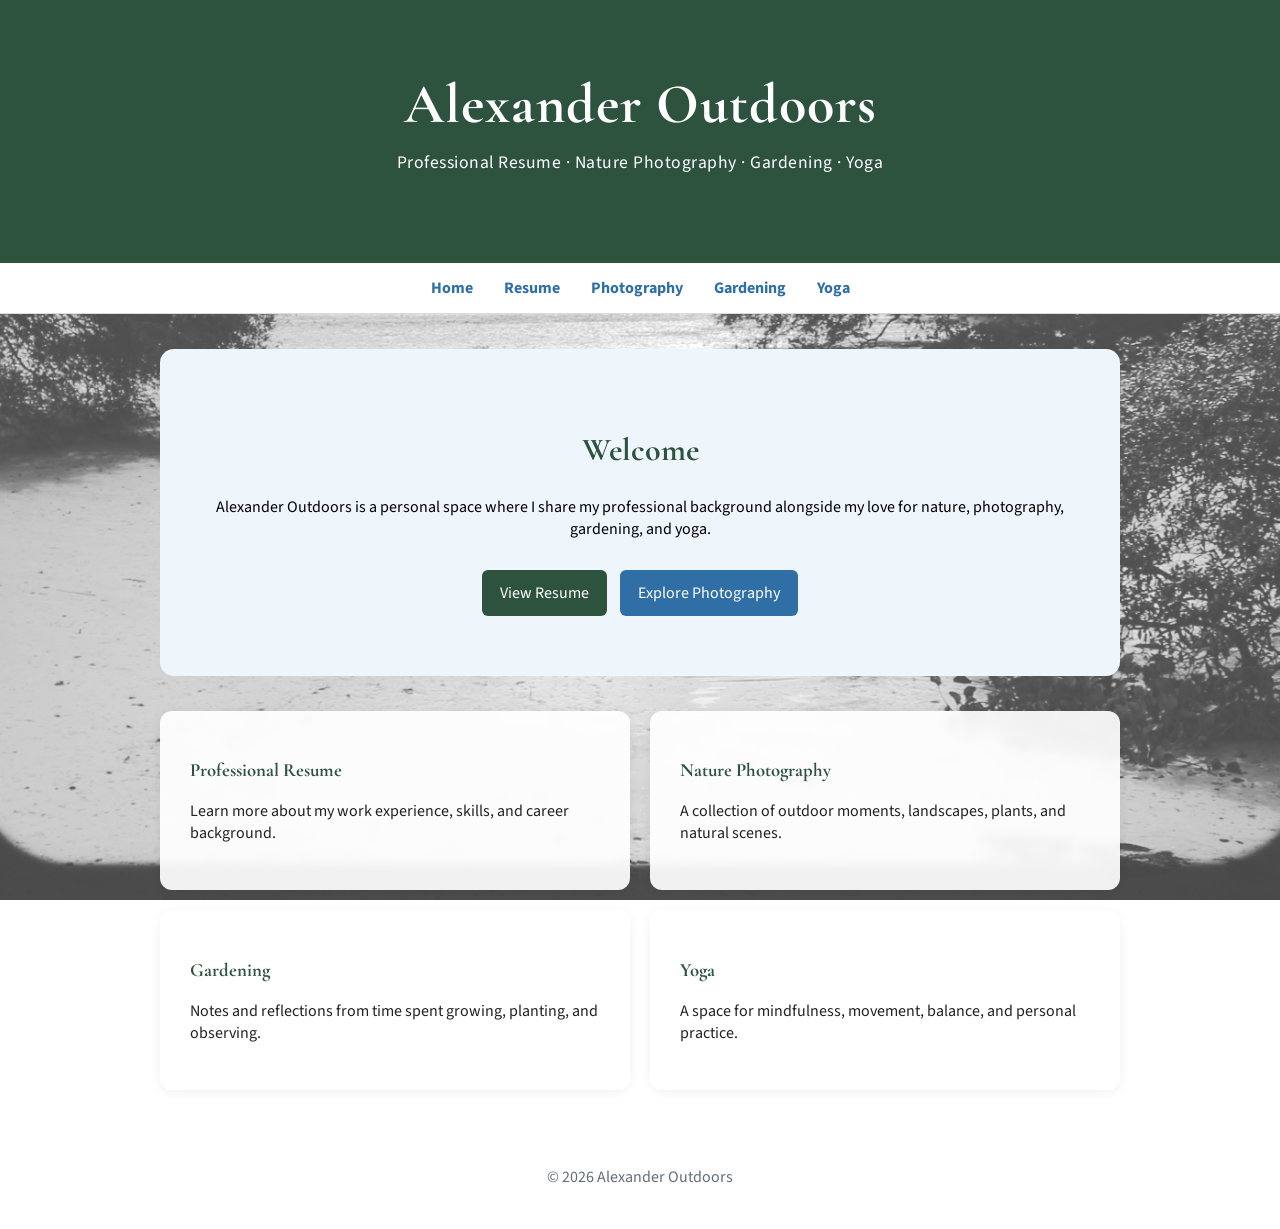
<file: index.html>
<!DOCTYPE html>
<html lang="en">
<head>
  <meta charset="UTF-8" />
  <meta name="viewport" content="width=device-width, initial-scale=1.0" />

  <link rel="preconnect" href="https://fonts.googleapis.com">
  <link rel="preconnect" href="https://fonts.gstatic.com" crossorigin>

  <link href="https://fonts.googleapis.com/css2?family=Cormorant+Garamond:wght@500;600;700&family=Source+Sans+3:wght@300;400;600&display=swap" rel="stylesheet">

  <title>Alexander Outdoors | Home</title>

  <link rel="stylesheet" href="styles.css" />
</head>
<body>

<header class="site-header">
  <h1>Alexander Outdoors</h1>
  <p>Professional Resume · Nature Photography · Gardening · Yoga</p>
</header>

<nav class="nav">
  <a href="index.html">Home</a>
  <a href="resume.html">Resume</a>
  <a href="photography.html">Photography</a>
  <a href="gardening.html">Gardening</a>
  <a href="yoga.html">Yoga</a>
</nav>

<main>
  <section class="hero">
    <h2>Welcome</h2>
    <p>
      Alexander Outdoors is a personal space where I share my professional background
      alongside my love for nature, photography, gardening, and yoga.
    </p>
    <div class="button-row">
      <a class="button" href="resume.html">View Resume</a>
      <a class="button secondary" href="photography.html">Explore Photography</a>
    </div>
  </section>

  <section class="cards">
    <a class="card" href="resume.html">
      <h3>Professional Resume</h3>
      <p>Learn more about my work experience, skills, and career background.</p>
    </a>

    <a class="card" href="photography.html">
      <h3>Nature Photography</h3>
      <p>A collection of outdoor moments, landscapes, plants, and natural scenes.</p>
    </a>

    <a class="card" href="gardening.html">
      <h3>Gardening</h3>
      <p>Notes and reflections from time spent growing, planting, and observing.</p>
    </a>

    <a class="card" href="yoga.html">
      <h3>Yoga</h3>
      <p>A space for mindfulness, movement, balance, and personal practice.</p>
    </a>
  </section>
</main>

<footer>
  <p>© 2026 Alexander Outdoors</p>
</footer>

</body>
</html>
</file>
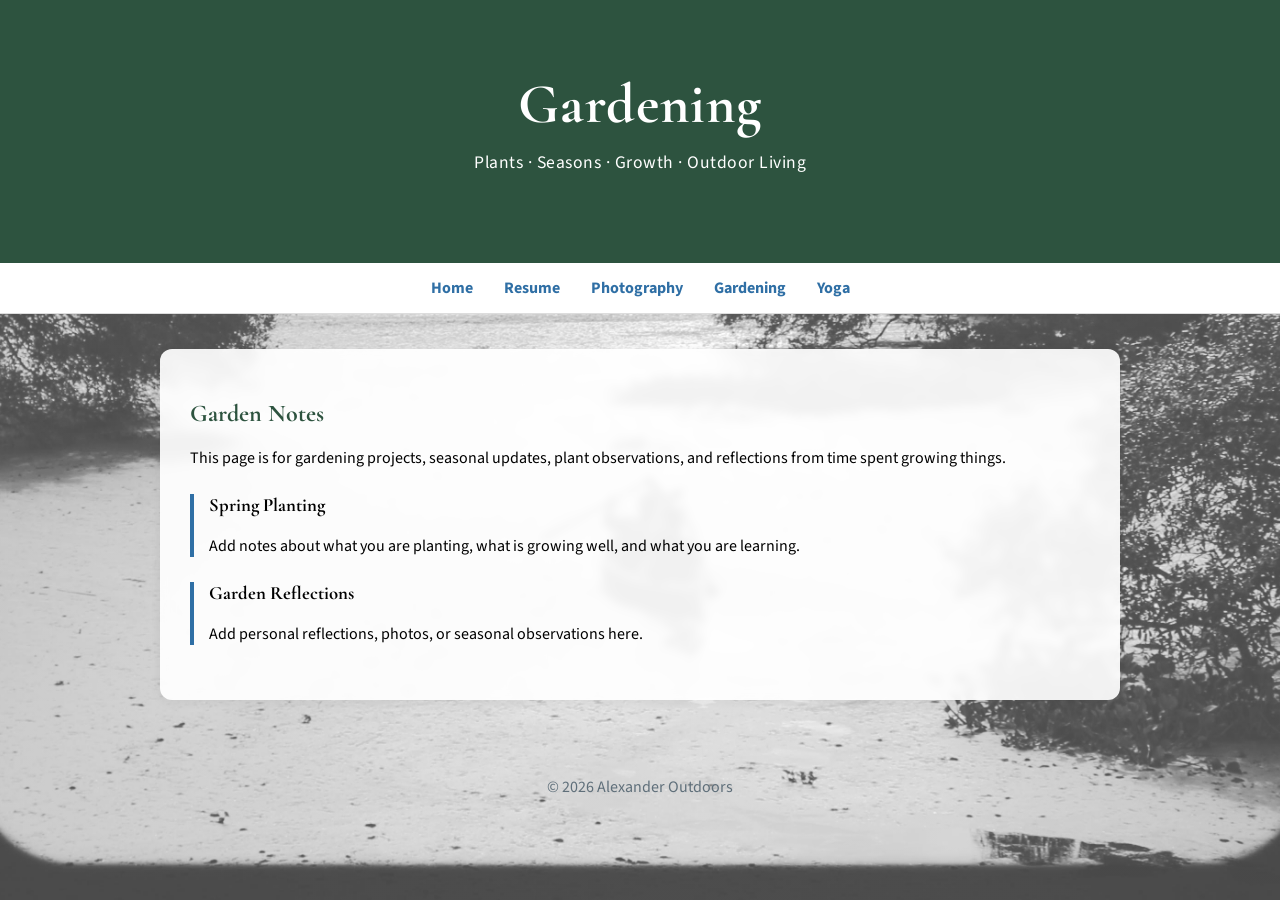
<file: gardening.html>
<!DOCTYPE html>
<html lang="en">
<head>
  <meta charset="UTF-8" />
  <meta name="viewport" content="width=device-width, initial-scale=1.0" />
  
  <link rel="preconnect" href="https://fonts.googleapis.com">
  <link rel="preconnect" href="https://fonts.gstatic.com" crossorigin>
  
  <link href="https://fonts.googleapis.com/css2?family=Cormorant+Garamond:wght@500;600&family=Source+Sans+3:wght@300;400;600&display=swap" rel="stylesheet">
  
  <title>Gardening | Alexander Outdoors</title>
  <link rel="stylesheet" href="styles.css" />
</head>
<body>

<header class="site-header">
  <h1>Gardening</h1>
  <p>Plants · Seasons · Growth · Outdoor Living</p>
</header>

<nav class="nav">
  <a href="index.html">Home</a>
  <a href="resume.html">Resume</a>
  <a href="photography.html">Photography</a>
  <a href="gardening.html">Gardening</a>
  <a href="yoga.html">Yoga</a>
</nav>

<main>
  <section class="content">
    <h2>Garden Notes</h2>
    <p>
      This page is for gardening projects, seasonal updates, plant observations,
      and reflections from time spent growing things.
    </p>

    <div class="journal-entry">
      <h3>Spring Planting</h3>
      <p>Add notes about what you are planting, what is growing well, and what you are learning.</p>
    </div>

    <div class="journal-entry">
      <h3>Garden Reflections</h3>
      <p>Add personal reflections, photos, or seasonal observations here.</p>
    </div>
  </section>
</main>

<footer>
  <p>© 2026 Alexander Outdoors</p>
</footer>

</body>
</html>
</file>
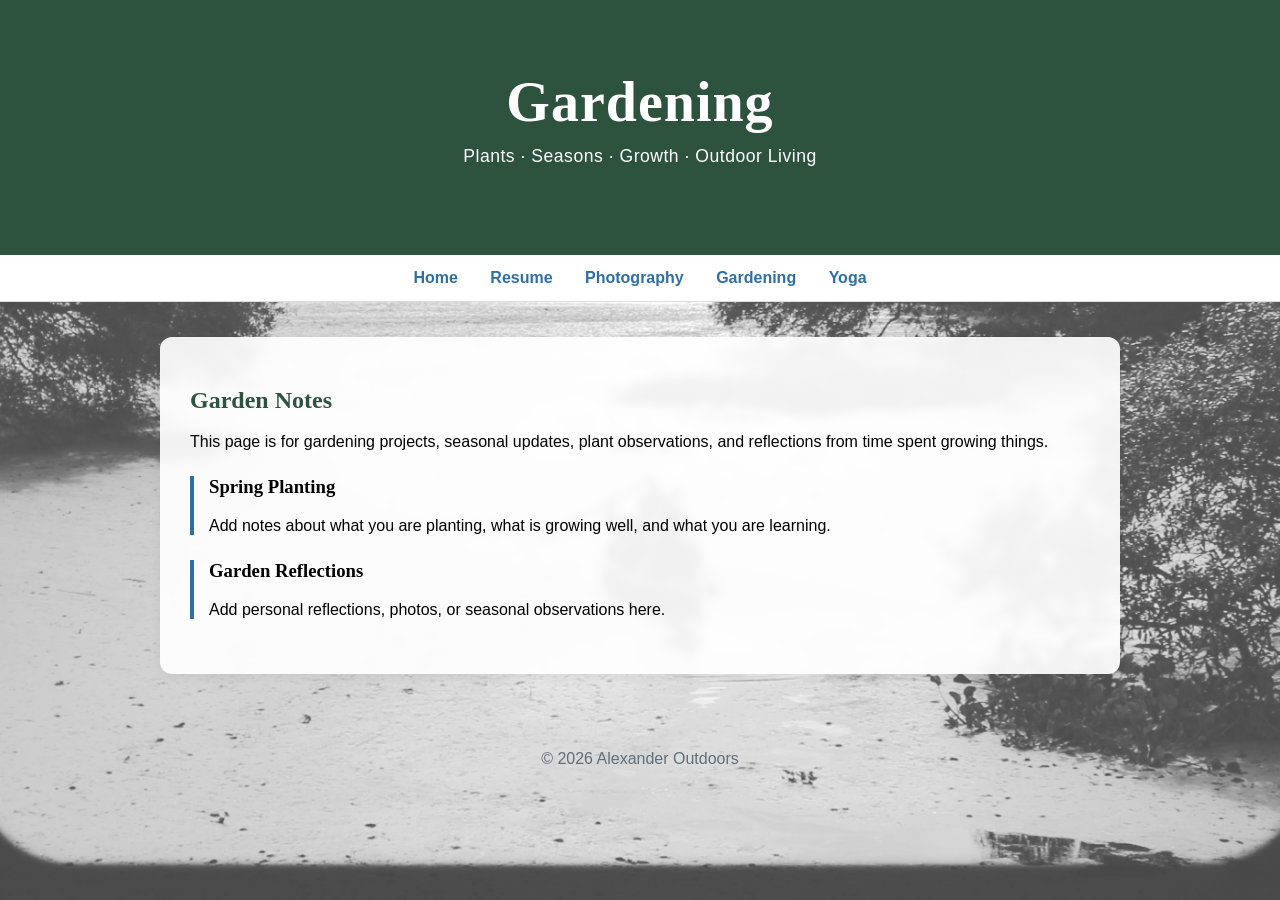
<file: gradening.html>
<!DOCTYPE html>
<html lang="en">
<head>
  <meta charset="UTF-8" />
  <meta name="viewport" content="width=device-width, initial-scale=1.0" />
  <title>Gardening | Alexander Outdoors</title>
  <link rel="stylesheet" href="styles.css" />
</head>
<body>

<header class="site-header">
  <h1>Gardening</h1>
  <p>Plants · Seasons · Growth · Outdoor Living</p>
</header>

<nav class="nav">
  <a href="index.html">Home</a>
  <a href="resume.html">Resume</a>
  <a href="photography.html">Photography</a>
  <a href="gardening.html">Gardening</a>
  <a href="yoga.html">Yoga</a>
</nav>

<main>
  <section class="content">
    <h2>Garden Notes</h2>
    <p>
      This page is for gardening projects, seasonal updates, plant observations,
      and reflections from time spent growing things.
    </p>

    <div class="journal-entry">
      <h3>Spring Planting</h3>
      <p>Add notes about what you are planting, what is growing well, and what you are learning.</p>
    </div>

    <div class="journal-entry">
      <h3>Garden Reflections</h3>
      <p>Add personal reflections, photos, or seasonal observations here.</p>
    </div>
  </section>
</main>

<footer>
  <p>© 2026 Alexander Outdoors</p>
</footer>

</body>
</html>
</file>
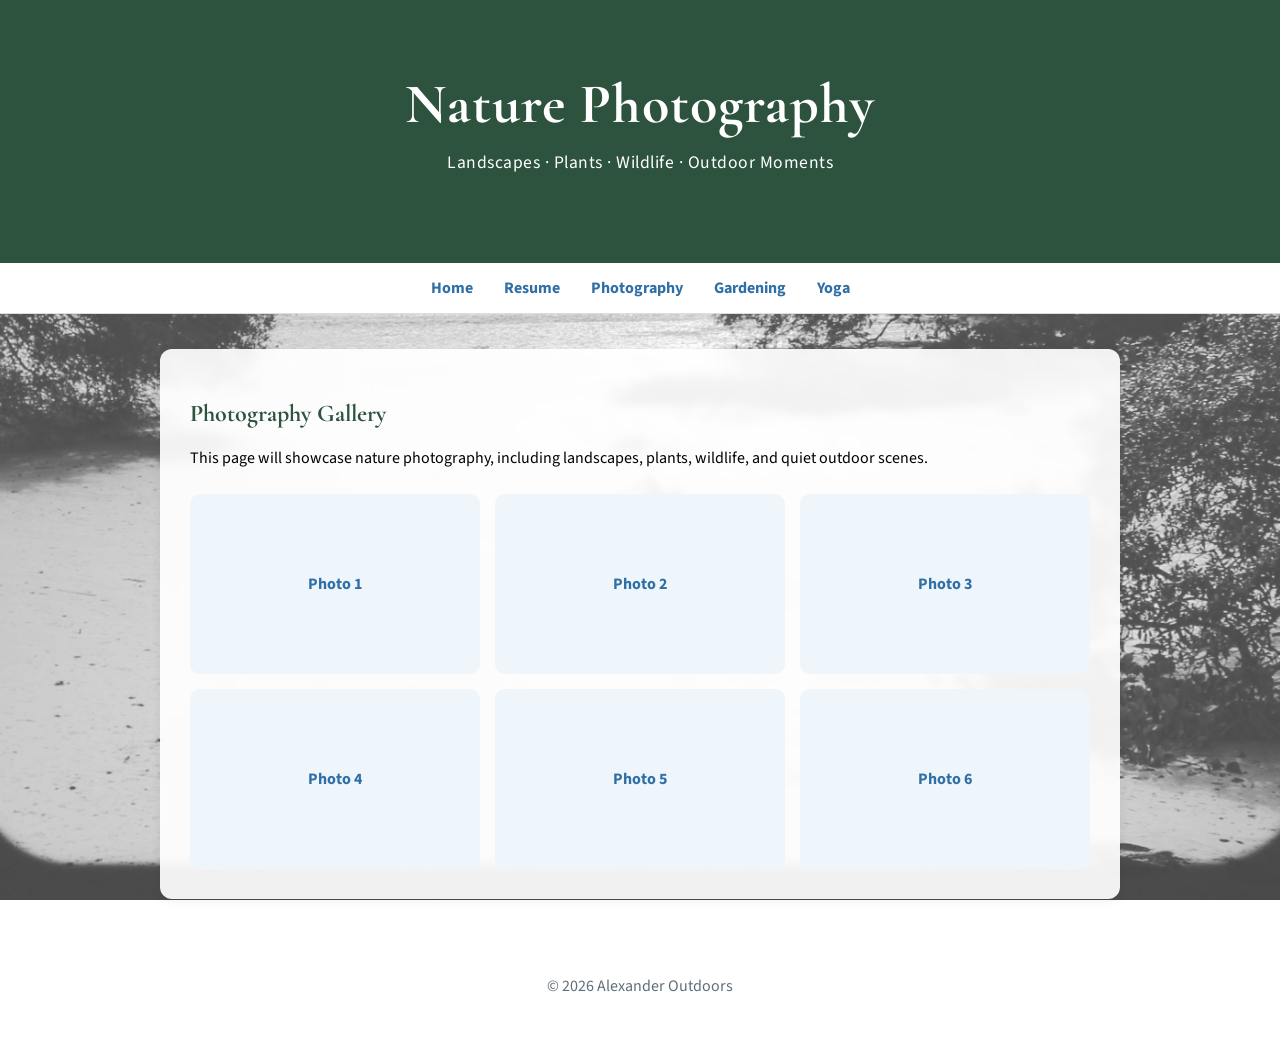
<file: photography.html>
<!DOCTYPE html>
<html lang="en">
<head>
  <meta charset="UTF-8" />
  <meta name="viewport" content="width=device-width, initial-scale=1.0" />

  <link rel="preconnect" href="https://fonts.googleapis.com">
  <link rel="preconnect" href="https://fonts.gstatic.com" crossorigin>
  
  <link href="https://fonts.googleapis.com/css2?family=Cormorant+Garamond:wght@500;600&family=Source+Sans+3:wght@300;400;600&display=swap" rel="stylesheet">
  
  <title>Photography | Alexander Outdoors</title>
  <link rel="stylesheet" href="styles.css" />
</head>
<body>

<header class="site-header">
  <h1>Nature Photography</h1>
  <p>Landscapes · Plants · Wildlife · Outdoor Moments</p>
</header>

<nav class="nav">
  <a href="index.html">Home</a>
  <a href="resume.html">Resume</a>
  <a href="photography.html">Photography</a>
  <a href="gardening.html">Gardening</a>
  <a href="yoga.html">Yoga</a>
</nav>

<main>
  <section class="content">
    <h2>Photography Gallery</h2>
    <p>
      This page will showcase nature photography, including landscapes, plants,
      wildlife, and quiet outdoor scenes.
    </p>

    <div class="gallery">
      <div class="photo-placeholder">Photo 1</div>
      <div class="photo-placeholder">Photo 2</div>
      <div class="photo-placeholder">Photo 3</div>
      <div class="photo-placeholder">Photo 4</div>
      <div class="photo-placeholder">Photo 5</div>
      <div class="photo-placeholder">Photo 6</div>
    </div>
  </section>
</main>

<footer>
  <p>© 2026 Alexander Outdoors</p>
</footer>

</body>
</html>
</file>
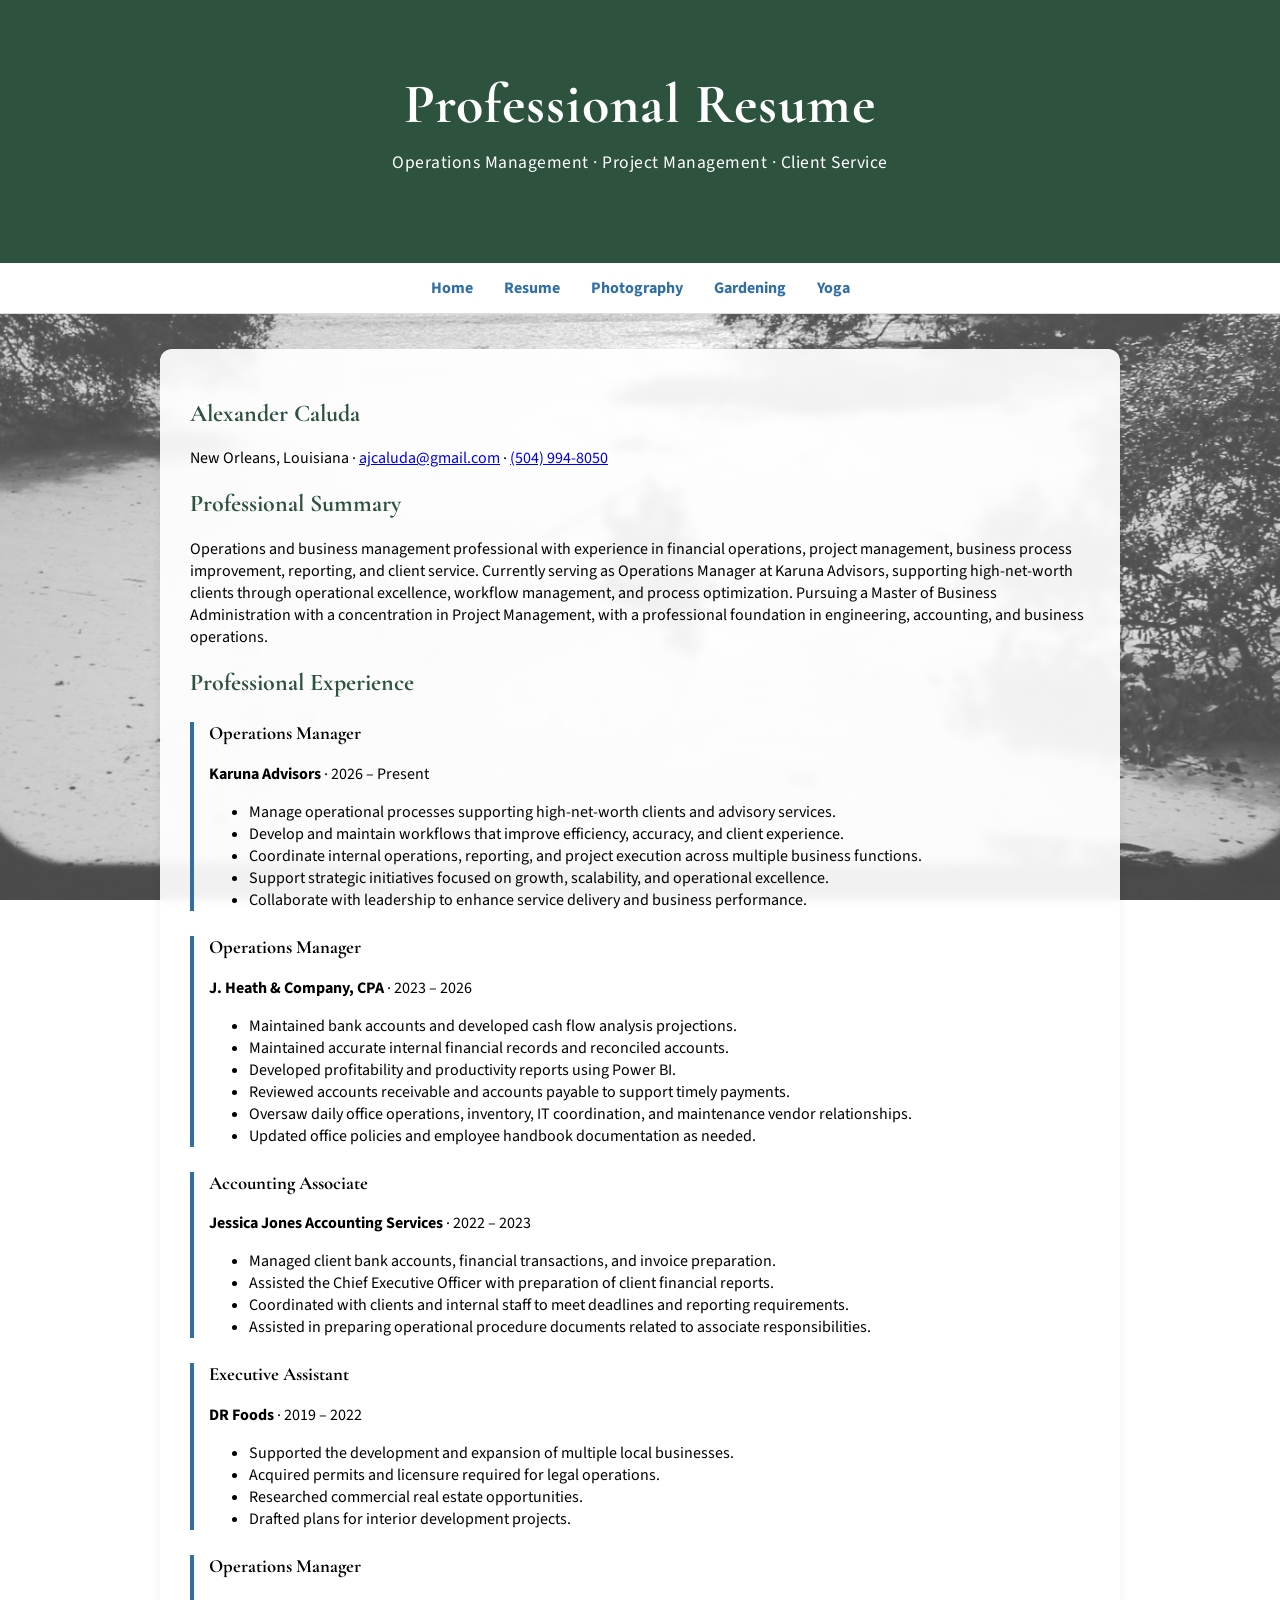
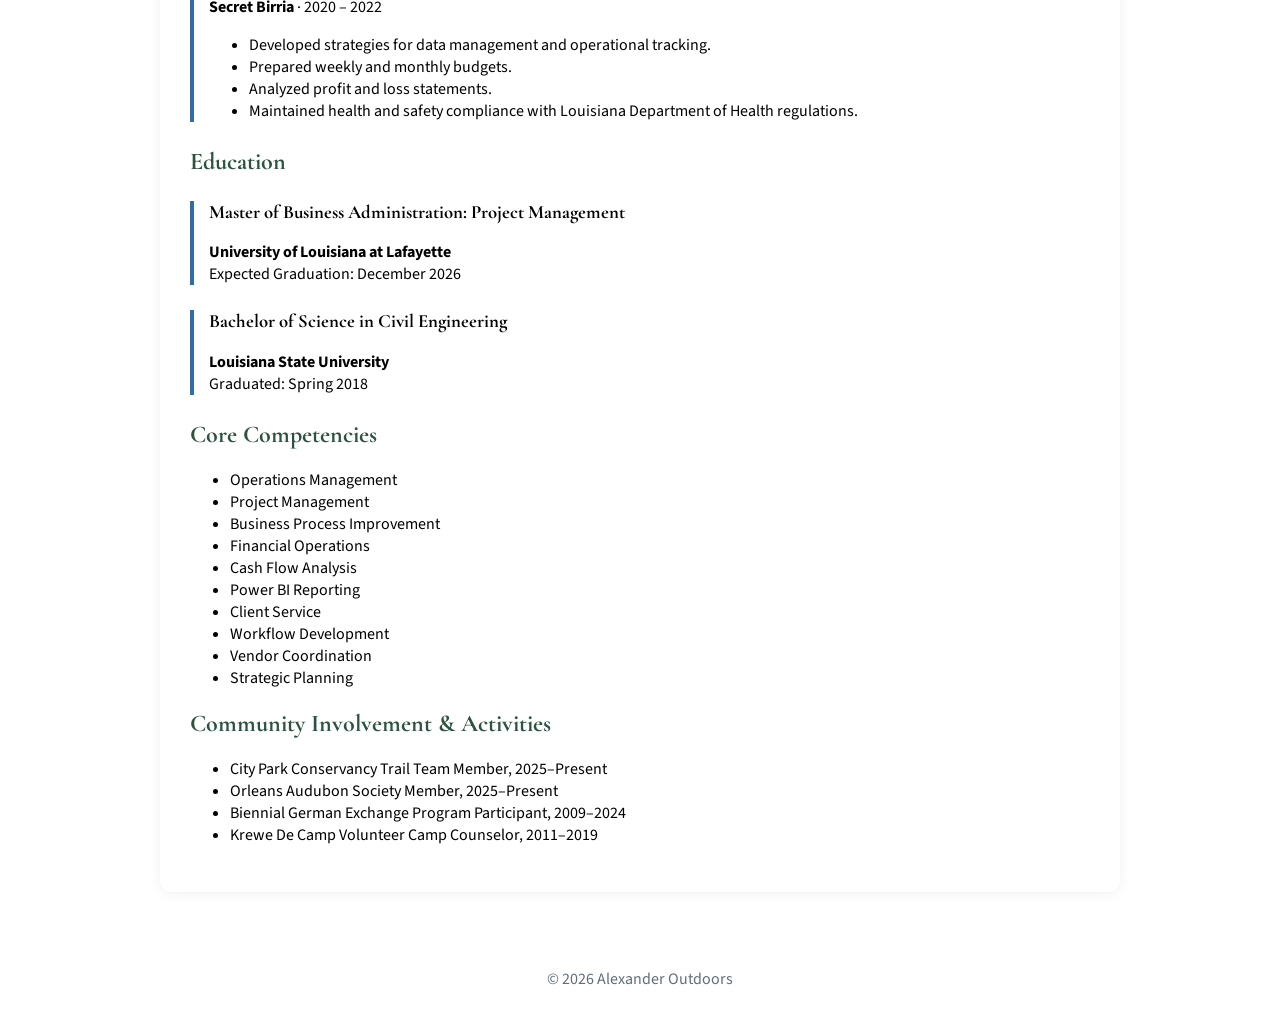
<file: resume.html>
<!DOCTYPE html>
<html lang="en">
<head>
  <meta charset="UTF-8" />
  <meta name="viewport" content="width=device-width, initial-scale=1.0" />

  <link rel="preconnect" href="https://fonts.googleapis.com">
  <link rel="preconnect" href="https://fonts.gstatic.com" crossorigin>
  <link href="https://fonts.googleapis.com/css2?family=Cormorant+Garamond:wght@500;600;700&family=Source+Sans+3:wght@300;400;600&display=swap" rel="stylesheet">

  <title>Resume | Alexander Outdoors</title>
  <link rel="stylesheet" href="styles.css" />
</head>

<body>

<header class="site-header">
  <h1>Professional Resume</h1>
  <p>Operations Management · Project Management · Client Service</p>
</header>

<nav class="nav">
  <a href="index.html">Home</a>
  <a href="resume.html">Resume</a>
  <a href="photography.html">Photography</a>
  <a href="gardening.html">Gardening</a>
  <a href="yoga.html">Yoga</a>
</nav>

<main>
  <section class="content">

    <h2>Alexander Caluda</h2>

    <p>
      New Orleans, Louisiana ·
      <a href="mailto:ajcaluda@gmail.com">ajcaluda@gmail.com</a> ·
      <a href="tel:15049948050">(504) 994-8050</a>
    </p>

    <h2>Professional Summary</h2>

    <p>
      Operations and business management professional with experience in financial
      operations, project management, business process improvement, reporting, and
      client service. Currently serving as Operations Manager at Karuna Advisors,
      supporting high-net-worth clients through operational excellence, workflow
      management, and process optimization. Pursuing a Master of Business
      Administration with a concentration in Project Management, with a professional
      foundation in engineering, accounting, and business operations.
    </p>

    <h2>Professional Experience</h2>

    <div class="resume-item">
      <h3>Operations Manager</h3>
      <p><strong>Karuna Advisors</strong> · 2026 – Present</p>
      <ul>
        <li>Manage operational processes supporting high-net-worth clients and advisory services.</li>
        <li>Develop and maintain workflows that improve efficiency, accuracy, and client experience.</li>
        <li>Coordinate internal operations, reporting, and project execution across multiple business functions.</li>
        <li>Support strategic initiatives focused on growth, scalability, and operational excellence.</li>
        <li>Collaborate with leadership to enhance service delivery and business performance.</li>
      </ul>
    </div>

    <div class="resume-item">
      <h3>Operations Manager</h3>
      <p><strong>J. Heath &amp; Company, CPA</strong> · 2023 – 2026</p>
      <ul>
        <li>Maintained bank accounts and developed cash flow analysis projections.</li>
        <li>Maintained accurate internal financial records and reconciled accounts.</li>
        <li>Developed profitability and productivity reports using Power BI.</li>
        <li>Reviewed accounts receivable and accounts payable to support timely payments.</li>
        <li>Oversaw daily office operations, inventory, IT coordination, and maintenance vendor relationships.</li>
        <li>Updated office policies and employee handbook documentation as needed.</li>
      </ul>
    </div>

    <div class="resume-item">
      <h3>Accounting Associate</h3>
      <p><strong>Jessica Jones Accounting Services</strong> · 2022 – 2023</p>
      <ul>
        <li>Managed client bank accounts, financial transactions, and invoice preparation.</li>
        <li>Assisted the Chief Executive Officer with preparation of client financial reports.</li>
        <li>Coordinated with clients and internal staff to meet deadlines and reporting requirements.</li>
        <li>Assisted in preparing operational procedure documents related to associate responsibilities.</li>
      </ul>
    </div>

    <div class="resume-item">
      <h3>Executive Assistant</h3>
      <p><strong>DR Foods</strong> · 2019 – 2022</p>
      <ul>
        <li>Supported the development and expansion of multiple local businesses.</li>
        <li>Acquired permits and licensure required for legal operations.</li>
        <li>Researched commercial real estate opportunities.</li>
        <li>Drafted plans for interior development projects.</li>
      </ul>
    </div>

    <div class="resume-item">
      <h3>Operations Manager</h3>
      <p><strong>Secret Birria</strong> · 2020 – 2022</p>
      <ul>
        <li>Developed strategies for data management and operational tracking.</li>
        <li>Prepared weekly and monthly budgets.</li>
        <li>Analyzed profit and loss statements.</li>
        <li>Maintained health and safety compliance with Louisiana Department of Health regulations.</li>
      </ul>
    </div>

    <h2>Education</h2>

    <div class="resume-item">
      <h3>Master of Business Administration: Project Management</h3>
      <p>
        <strong>University of Louisiana at Lafayette</strong><br>
        Expected Graduation: December 2026
      </p>
    </div>

    <div class="resume-item">
      <h3>Bachelor of Science in Civil Engineering</h3>
      <p>
        <strong>Louisiana State University</strong><br>
        Graduated: Spring 2018
      </p>
    </div>

    <h2>Core Competencies</h2>

    <ul class="skills-list">
      <li>Operations Management</li>
      <li>Project Management</li>
      <li>Business Process Improvement</li>
      <li>Financial Operations</li>
      <li>Cash Flow Analysis</li>
      <li>Power BI Reporting</li>
      <li>Client Service</li>
      <li>Workflow Development</li>
      <li>Vendor Coordination</li>
      <li>Strategic Planning</li>
    </ul>

    <h2>Community Involvement &amp; Activities</h2>

    <ul>
      <li>City Park Conservancy Trail Team Member, 2025–Present</li>
      <li>Orleans Audubon Society Member, 2025–Present</li>
      <li>Biennial German Exchange Program Participant, 2009–2024</li>
      <li>Krewe De Camp Volunteer Camp Counselor, 2011–2019</li>
    </ul>

  </section>
</main>

<footer>
  <p>© 2026 Alexander Outdoors</p>
</footer>

</body>
</html>
</file>
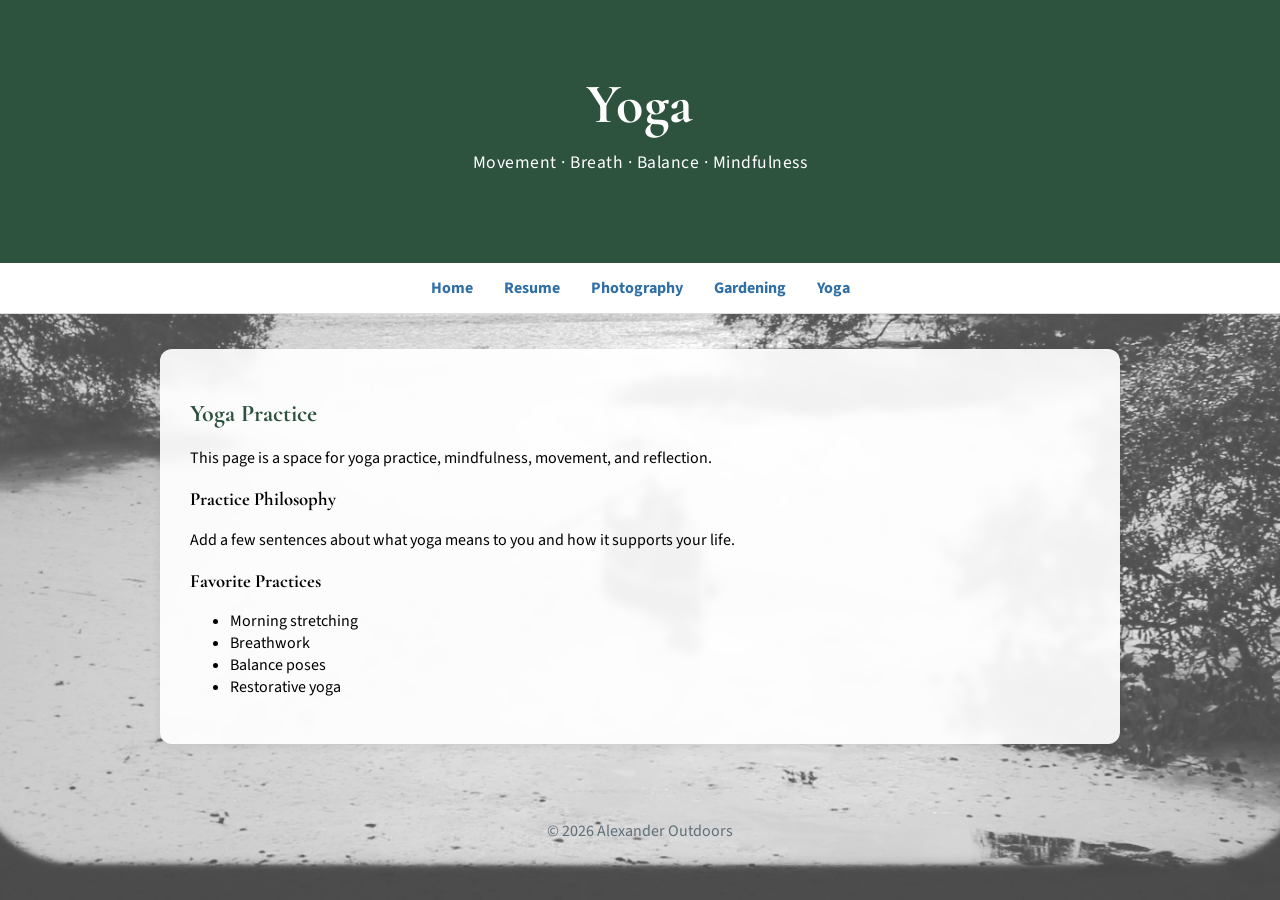
<file: yoga.html>
<!DOCTYPE html>
<html lang="en">
<head>
  <meta charset="UTF-8" />
  <meta name="viewport" content="width=device-width, initial-scale=1.0" />
  <link rel="preconnect" href="https://fonts.googleapis.com">
  <link rel="preconnect" href="https://fonts.gstatic.com" crossorigin>
  <link href="https://fonts.googleapis.com/css2?family=Cormorant+Garamond:wght@500;600&family=Source+Sans+3:wght@300;400;600&display=swap" rel="stylesheet">
  <title>Yoga | Alexander Outdoors</title>
  <link rel="stylesheet" href="styles.css" />
</head>
<body>

<header class="site-header">
  <h1>Yoga</h1>
  <p>Movement · Breath · Balance · Mindfulness</p>
</header>

<nav class="nav">
  <a href="index.html">Home</a>
  <a href="resume.html">Resume</a>
  <a href="photography.html">Photography</a>
  <a href="gardening.html">Gardening</a>
  <a href="yoga.html">Yoga</a>
</nav>

<main>
  <section class="content">
    <h2>Yoga Practice</h2>
    <p>
      This page is a space for yoga practice, mindfulness, movement, and reflection.
    </p>

    <h3>Practice Philosophy</h3>
    <p>
      Add a few sentences about what yoga means to you and how it supports your life.
    </p>

    <h3>Favorite Practices</h3>
    <ul>
      <li>Morning stretching</li>
      <li>Breathwork</li>
      <li>Balance poses</li>
      <li>Restorative yoga</li>
    </ul>
  </section>
</main>

<footer>
  <p>© 2026 Alexander Outdoors</p>
</footer>

</body>
</html>
</file>
<file: styles.css>
* {
  box-sizing: border-box;
}

body {
  margin: 0;
  font-family: 'Source Sans 3', sans-serif;

  background:
    linear-gradient(
      rgba(255,255,255,0.20),
      rgba(255,255,255,0.20)
    ),
    url('row in the river.jpg');

  background-size: cover;
  background-attachment: fixed;
  background-position: center;
}

h1,
h2,
h3 {
  font-family: 'Cormorant Garamond', serif;
}

/* HEADER */

.site-header {
  background: #2d533f;
  color: white;
  text-align: center;
  padding: 70px 20px;
}

.site-header h1 {
  margin: 0;
  font-size: 3.5rem;
  letter-spacing: 1px;
  font-family: 'Cormorant Garamond', serif;
}

.site-header p {
  margin-top: 12px;
  font-size: 1.1rem;
  letter-spacing: 0.5px;
}

/* NAVIGATION */

.nav {
  background: white;
  text-align: center;
  padding: 14px;
  border-bottom: 1px solid #ddd;
  position: sticky;
  top: 0;
  z-index: 10;
}

.nav a {
  color: #2f6fa5;
  text-decoration: none;
  font-weight: bold;
  margin: 0 14px;
}

.nav a:hover {
  color: #184E8E;
  text-decoration: underline;
}

/* PAGE LAYOUT */

main {
  max-width: 1000px;
  margin: 0 auto;
  padding: 35px 20px;
}

/* HERO SECTION */

.hero {
  background: #eef5fb;
  text-align: center;
  padding: 55px 30px;
  border-radius: 14px;
  margin-bottom: 35px;
}

.hero h2 {
  color: #2d533f;
  font-size: 2rem;
}

/* BUTTONS */

.button-row {
  margin-top: 25px;
}

.button {
  display: inline-block;
  background: #2d533f;
  color: white;
  padding: 12px 18px;
  border-radius: 6px;
  text-decoration: none;
  margin: 5px;
}

.button.secondary {
  background: #2f6fa5;
}

.button:hover {
  opacity: 0.9;
}

/* CARDS */

.cards {
  display: grid;
  grid-template-columns: repeat(2, 1fr);
  gap: 20px;
}

.card,
.content {
  background: rgba(255, 255, 255, 0.92);
  backdrop-filter: blur(4px);
  -webkit-backdrop-filter: blur(4px);

  padding: 30px;
  border-radius: 12px;

  box-shadow: 0 2px 12px rgba(0, 0, 0, 0.06);
}


.card {
  text-decoration: none;
  color: #222;
}

.card h3,
.content h2,
.content h1 {
  color: #2d533f;
}

.card:hover {
  transform: translateY(-3px);
  transition: 0.2s;
}

/* RESUME & JOURNAL */

.resume-item,
.journal-entry {
  border-left: 4px solid #2f6fa5;
  padding-left: 15px;
  margin: 25px 0;
}

/* PHOTO GALLERY */

.gallery {
  display: grid;
  grid-template-columns: repeat(3, 1fr);
  gap: 15px;
  margin-top: 25px;
}

.photo-placeholder {
  background: #eef5fb;
  color: #2f6fa5;
  height: 180px;
  border-radius: 10px;
  display: flex;
  align-items: center;
  justify-content: center;
  font-weight: bold;
}

/* FOOTER */

footer {
  text-align: center;
  color: #5f6f7a;
  padding: 25px;
}

/* MOBILE */

@media (max-width: 700px) {
  .cards,
  .gallery {
    grid-template-columns: 1fr;
  }

  .nav a {
    display: block;
    margin: 8px 0;
  }

  .site-header h1 {
    font-size: 2rem;
  }
}
```
</file>
